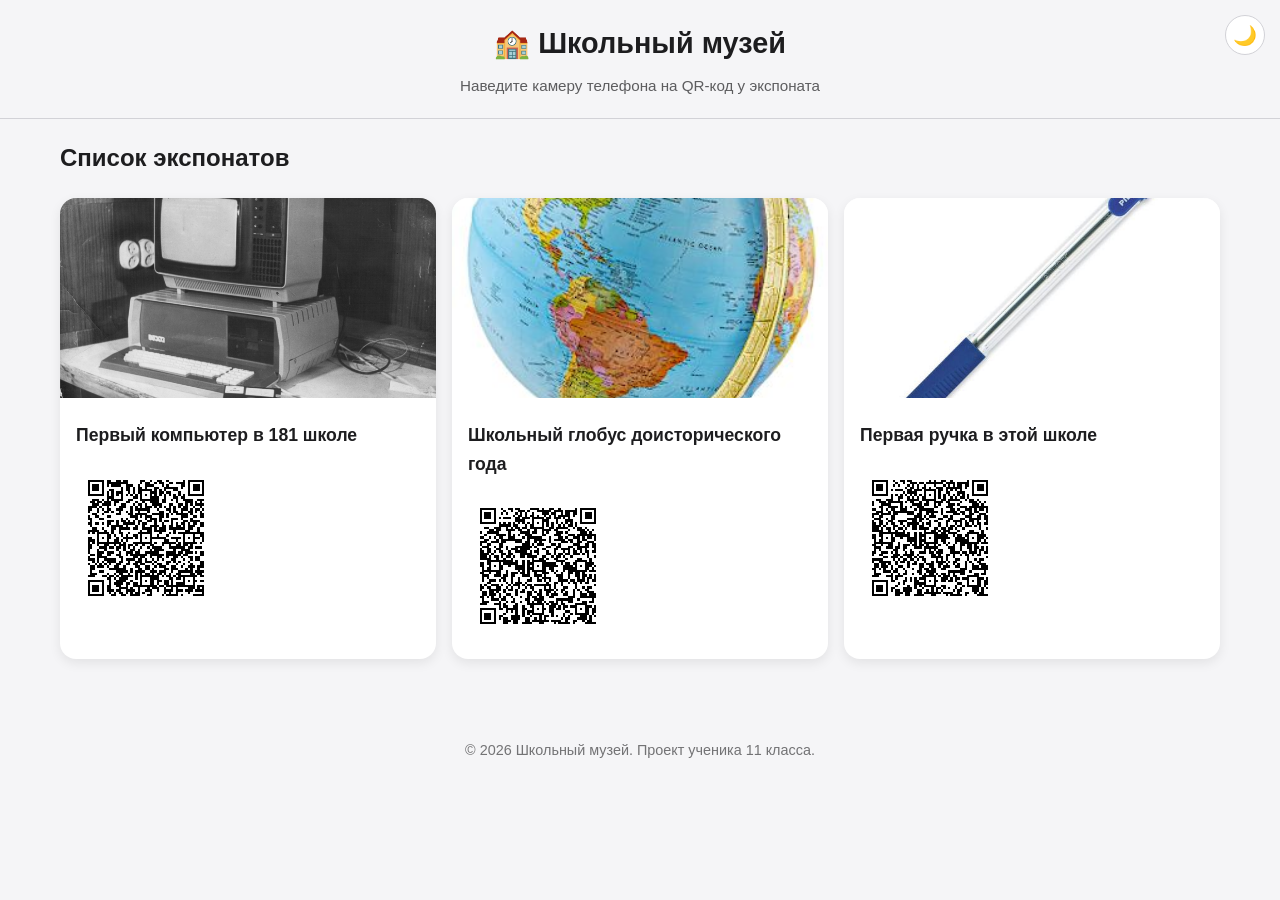
<file: index.html>
<!--Главная страница-->
<!--Базовый шаблон-->
<!DOCTYPE html>
<html lang="ru">
<head>
    <meta charset="UTF-8">
    <meta name="viewport" content="width=device-width, initial-scale=1.0">
    <title>Список экспонатов</title>
    <link rel="stylesheet" href="style.css">
</head>
<body>
    <header>
        
<h1>🏫 Школьный музей</h1>
<p class="subtitle">Наведите камеру телефона на QR-код у экспоната</p>

        <button id="theme-toggle" class="theme-btn">🌙</button>
    </header>
    <main>
<h2>Список экспонатов</h2>
<div class="exhibits-grid">
    
    <a href="exhibit_1.html" class="exhibit-card">
        <img src="images/exp1.jpg" alt="Первый компьютер в 181 школе"
             onerror="this.src='https://via.placeholder.com/400x200?text=Нет+фото'">
        <div class="card-body">
            <h3>Первый компьютер в 181 школе</h3>
            <img src="qr/exp_1.png" alt="QR код" class="qr-mini">
        </div>
    </a>
    
    <a href="exhibit_2.html" class="exhibit-card">
        <img src="images/exp2.jpg" alt="Школьный глобус доисторического года"
             onerror="this.src='https://via.placeholder.com/400x200?text=Нет+фото'">
        <div class="card-body">
            <h3>Школьный глобус доисторического года</h3>
            <img src="qr/exp_2.png" alt="QR код" class="qr-mini">
        </div>
    </a>
    
    <a href="exhibit_3.html" class="exhibit-card">
        <img src="images/exp3.jpg" alt="Первая ручка в этой школе"
             onerror="this.src='https://via.placeholder.com/400x200?text=Нет+фото'">
        <div class="card-body">
            <h3>Первая ручка в этой школе</h3>
            <img src="qr/exp_3.png" alt="QR код" class="qr-mini">
        </div>
    </a>
    
</div>
</main>
    <footer><p>© 2026 Школьный музей. Проект ученика 11 класса.</p></footer>
    <script src="script.js"></script>
</body>
</html>
</file>
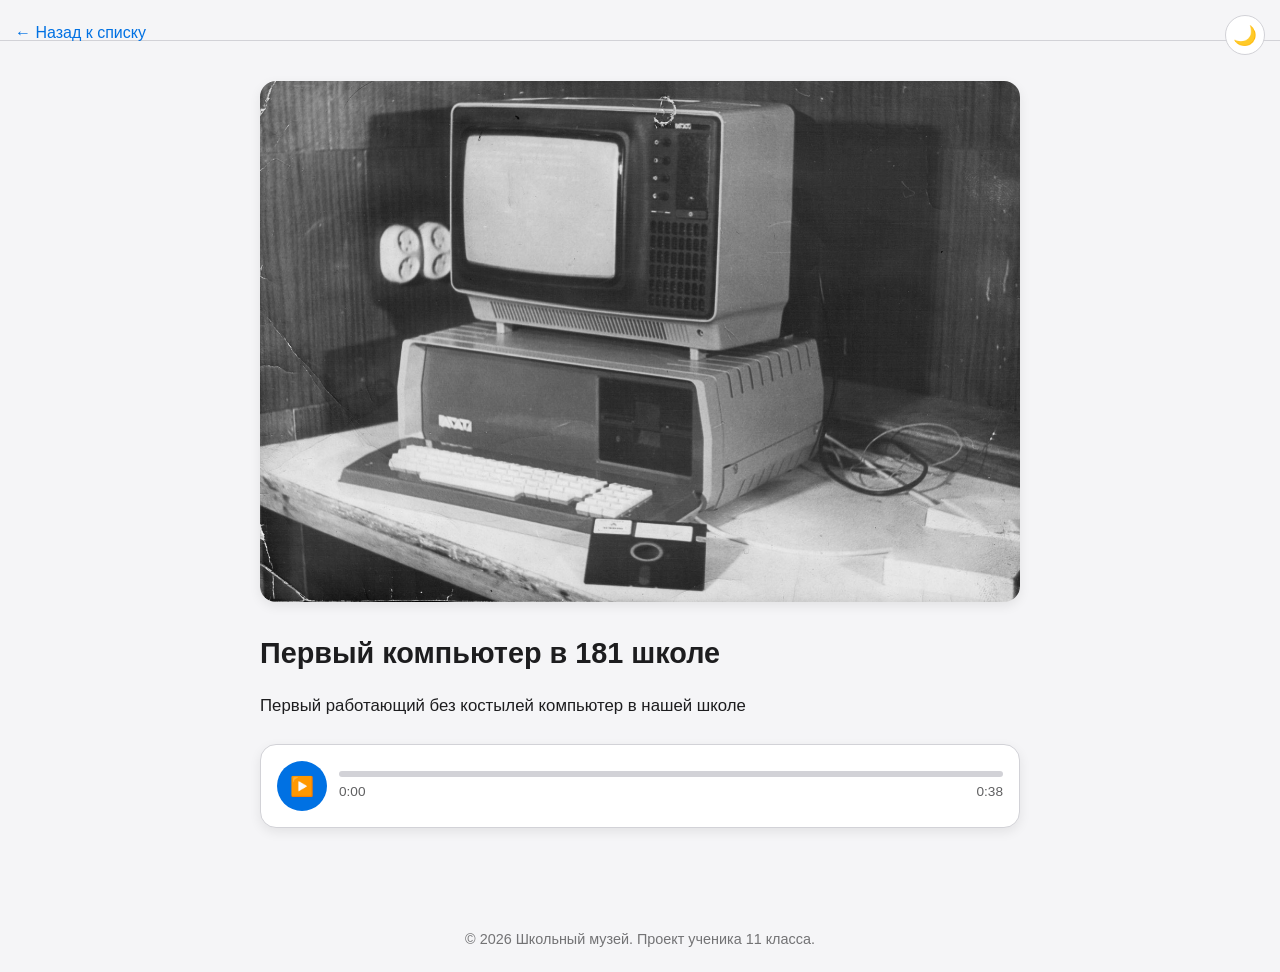
<file: exhibit_1.html>
<!--Страница для экспоната-->
<!--Базовый шаблон-->
<!DOCTYPE html>
<html lang="ru">
<head>
    <meta charset="UTF-8">
    <meta name="viewport" content="width=device-width, initial-scale=1.0">
    <title>Первый компьютер в 181 школе</title>
    <link rel="stylesheet" href="style.css">
</head>
<body>
    <header>
        
<a href="index.html" class="back-btn">← Назад к списку</a>

        <button id="theme-toggle" class="theme-btn">🌙</button>
    </header>
    <main>
<div class="exhibit-page">
    <img src="images/exp1.jpg" class="exhibit-image">
    <h1 class="exhibit-title">Первый компьютер в 181 школе</h1>
    <p class="exhibit-description">Первый работающий без костылей компьютер в нашей школе</p>
    <div class="audio-player">
        <div class="player-controls">
            <button class="play-btn" id="play-btn">▶️</button>
            <div class="progress-container">
                <div class="progress-bar" id="progress-bar">
                    <div class="progress-fill" id="progress-fill"></div>
                </div>
                <div class="time-display">
                    <span id="current-time">0:00</span>
                    <span id="duration">0:00</span>
                </div>
            </div>
        </div>
    </div>
    <audio id="audio" src="audio/exp1.mp3" preload="metadata"></audio>
</div>
</main>
    <footer><p>© 2026 Школьный музей. Проект ученика 11 класса.</p></footer>
    <script src="script.js"></script>
</body>
</html>
</file>
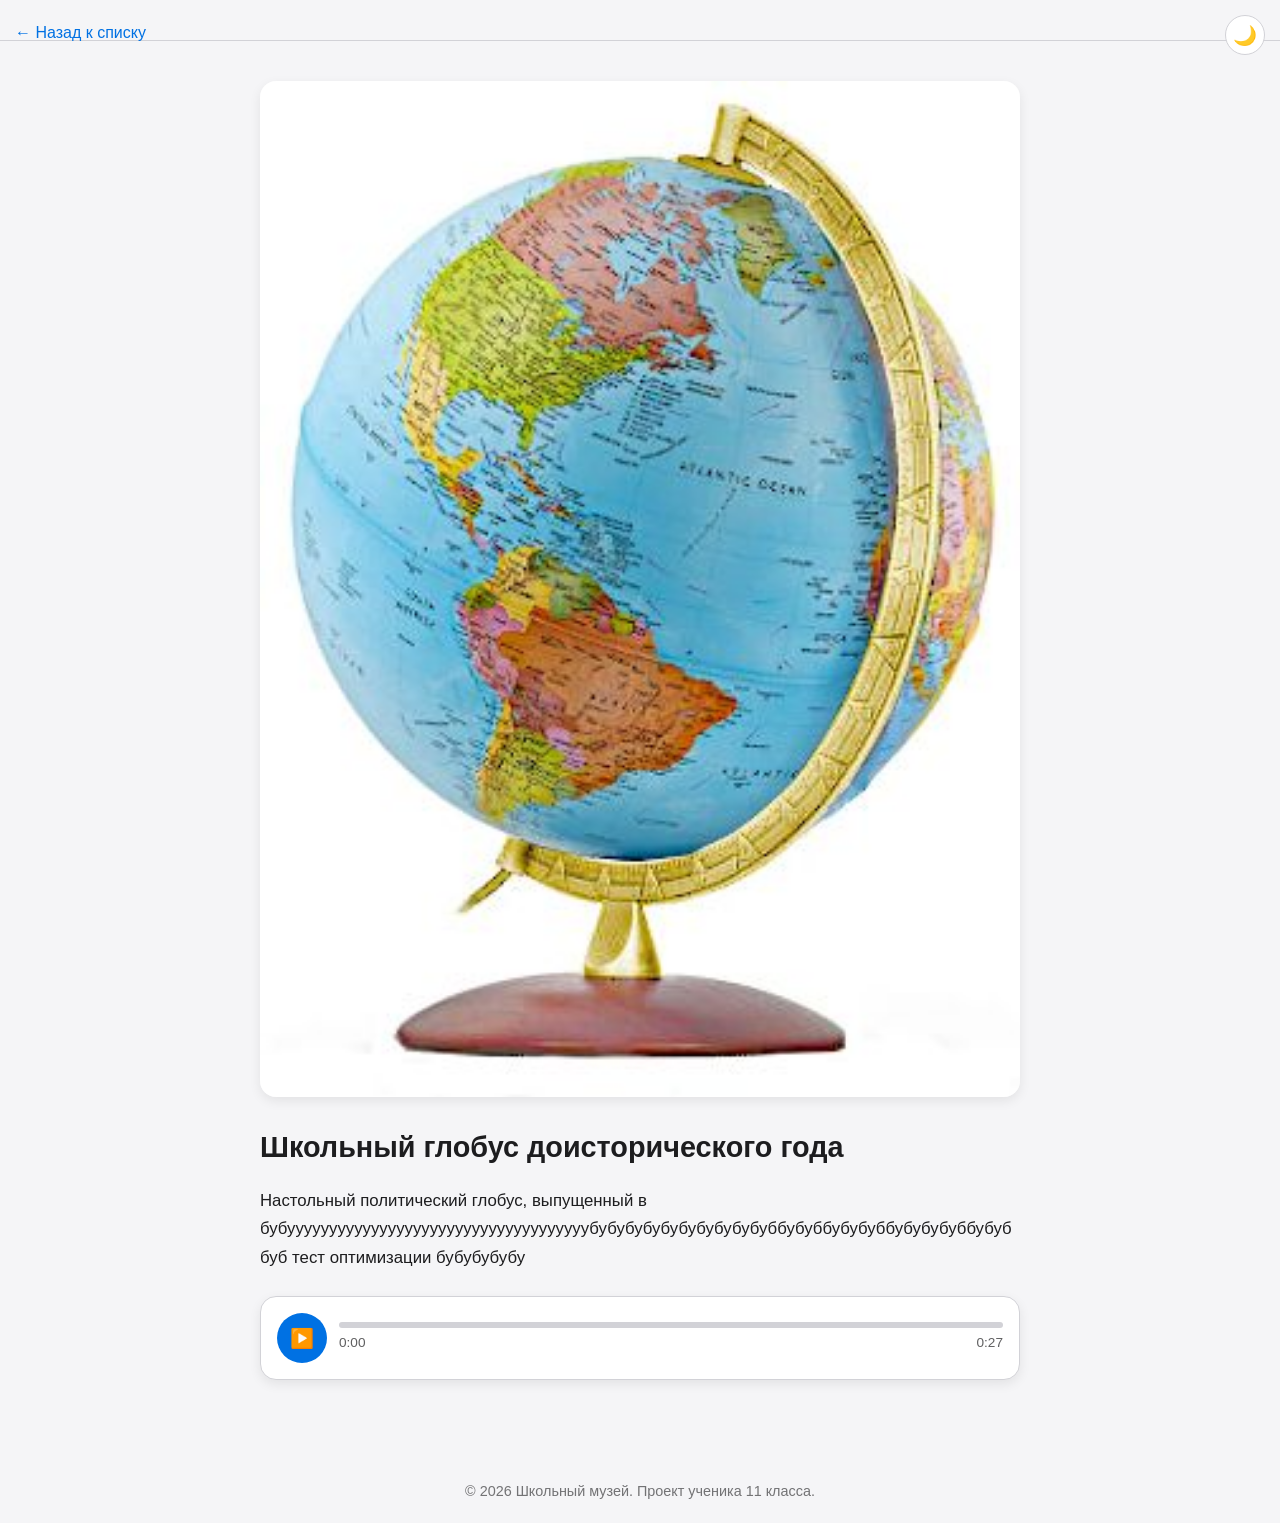
<file: exhibit_2.html>
<!--Страница для экспоната-->
<!--Базовый шаблон-->
<!DOCTYPE html>
<html lang="ru">
<head>
    <meta charset="UTF-8">
    <meta name="viewport" content="width=device-width, initial-scale=1.0">
    <title>Школьный глобус доисторического года</title>
    <link rel="stylesheet" href="style.css">
</head>
<body>
    <header>
        
<a href="index.html" class="back-btn">← Назад к списку</a>

        <button id="theme-toggle" class="theme-btn">🌙</button>
    </header>
    <main>
<div class="exhibit-page">
    <img src="images/exp2.jpg" class="exhibit-image">
    <h1 class="exhibit-title">Школьный глобус доисторического года</h1>
    <p class="exhibit-description">Настольный политический глобус, выпущенный в бубуууууууууууууууууууууууууууууууууууубубубубубубубубубубуббубуббубубуббубубубуббубуббуб тест оптимизации бубубубубу</p>
    <div class="audio-player">
        <div class="player-controls">
            <button class="play-btn" id="play-btn">▶️</button>
            <div class="progress-container">
                <div class="progress-bar" id="progress-bar">
                    <div class="progress-fill" id="progress-fill"></div>
                </div>
                <div class="time-display">
                    <span id="current-time">0:00</span>
                    <span id="duration">0:00</span>
                </div>
            </div>
        </div>
    </div>
    <audio id="audio" src="audio/exp2.mp3" preload="metadata"></audio>
</div>
</main>
    <footer><p>© 2026 Школьный музей. Проект ученика 11 класса.</p></footer>
    <script src="script.js"></script>
</body>
</html>
</file>
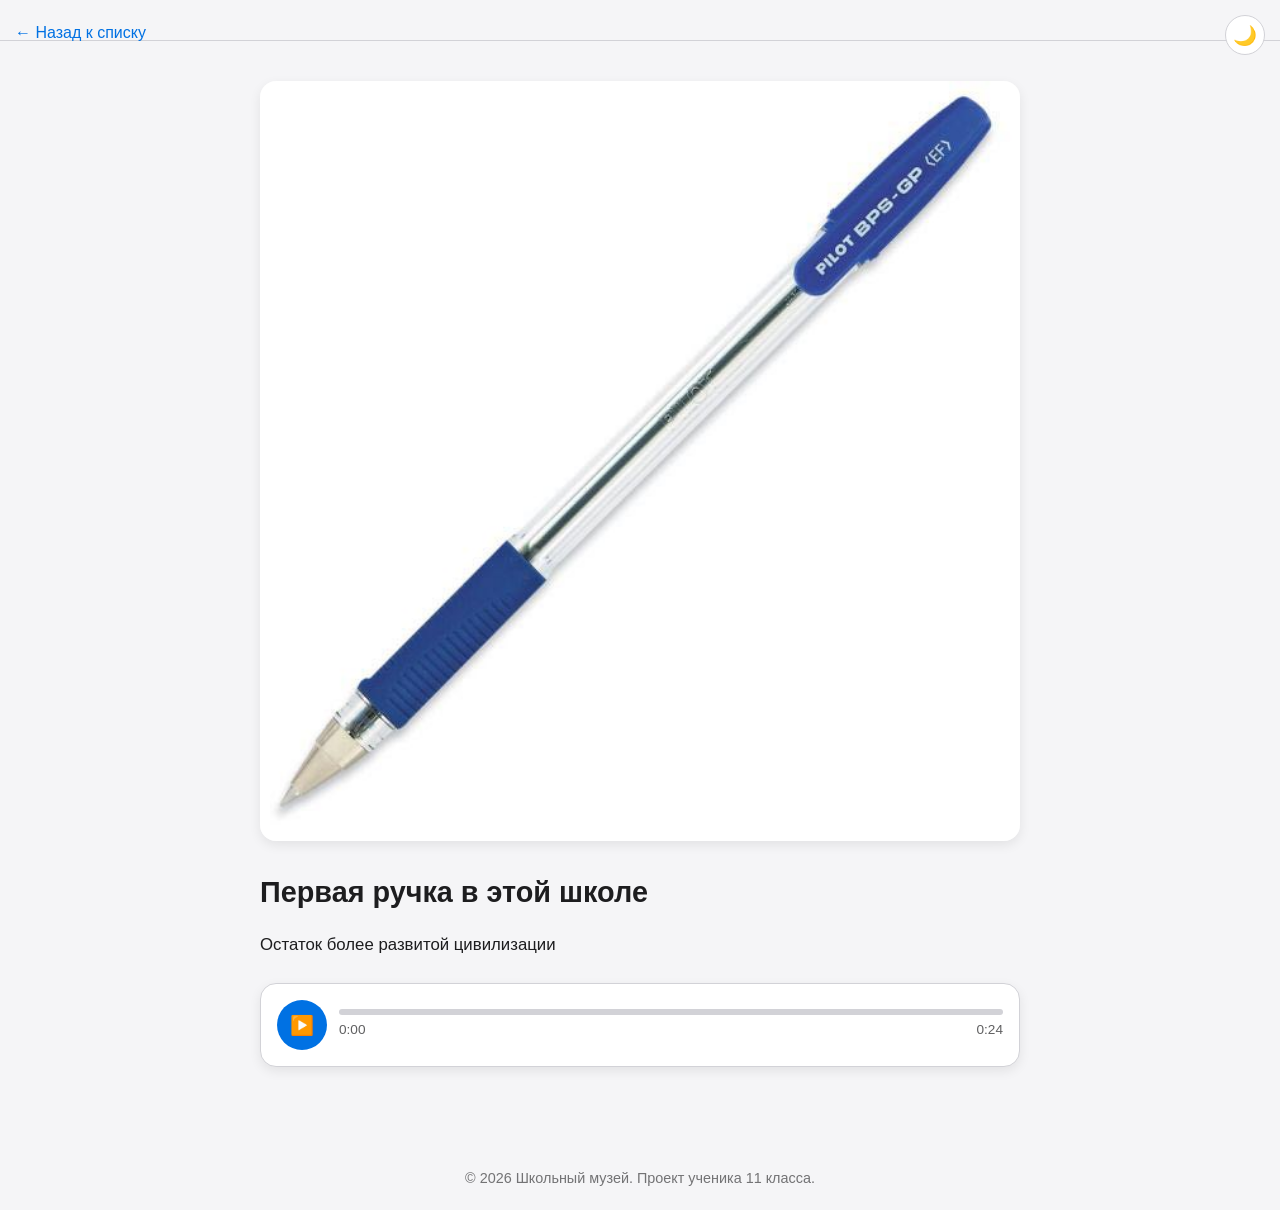
<file: exhibit_3.html>
<!--Страница для экспоната-->
<!--Базовый шаблон-->
<!DOCTYPE html>
<html lang="ru">
<head>
    <meta charset="UTF-8">
    <meta name="viewport" content="width=device-width, initial-scale=1.0">
    <title>Первая ручка в этой школе</title>
    <link rel="stylesheet" href="style.css">
</head>
<body>
    <header>
        
<a href="index.html" class="back-btn">← Назад к списку</a>

        <button id="theme-toggle" class="theme-btn">🌙</button>
    </header>
    <main>
<div class="exhibit-page">
    <img src="images/exp3.jpg" class="exhibit-image">
    <h1 class="exhibit-title">Первая ручка в этой школе</h1>
    <p class="exhibit-description">Остаток более развитой цивилизации</p>
    <div class="audio-player">
        <div class="player-controls">
            <button class="play-btn" id="play-btn">▶️</button>
            <div class="progress-container">
                <div class="progress-bar" id="progress-bar">
                    <div class="progress-fill" id="progress-fill"></div>
                </div>
                <div class="time-display">
                    <span id="current-time">0:00</span>
                    <span id="duration">0:00</span>
                </div>
            </div>
        </div>
    </div>
    <audio id="audio" src="audio/exp3.mp3" preload="metadata"></audio>
</div>
</main>
    <footer><p>© 2026 Школьный музей. Проект ученика 11 класса.</p></footer>
    <script src="script.js"></script>
</body>
</html>
</file>
<file: style.css>
:root {
    --bg: #f5f5f7;
    --text: #1d1d1f;
    --card-bg: #ffffff;
    --accent: #0071e3;
    --border: #d2d2d7;
    --shadow: 0 4px 12px rgba(0, 0, 0, 0.08);
}

body.dark {
    --bg: #1d1d1f;
    --text: #f5f5f7;
    --card-bg: #2d2d2f;
    --accent: #2997ff;
    --border: #424245;
    --shadow: 0 4px 12px rgba(0, 0, 0, 0.4);
}

* {
    margin: 0;
    padding: 0;
    box-sizing: border-box;
}

body {
    font-family: -apple-system, BlinkMacSystemFont, "Segoe UI", Roboto, sans-serif;
    background: var(--bg);
    color: var(--text);
    line-height: 1.6;
    transition: background 0.3s, color 0.3s;
}

header {
    padding: 20px;
    text-align: center;
    border-bottom: 1px solid var(--border);
    position: relative;
}

header h1 {
    font-size: 1.8rem;
    margin-bottom: 8px;
}

.subtitle {
    opacity: 0.7;
    font-size: 0.95rem;
}

.theme-btn {
    position: absolute;
    top: 15px;
    right: 15px;
    background: var(--card-bg);
    border: 1px solid var(--border);
    width: 40px;
    height: 40px;
    border-radius: 50%;
    font-size: 1.2rem;
    cursor: pointer;
}

.back-btn {
    position: absolute;
    top: 20px;
    left: 15px;
    color: var(--accent);
    text-decoration: none;
    font-weight: 500;
}

main {
    padding: 20px;
    max-width: 1200px;
    margin: 0 auto;
}

main h2 {
    margin-bottom: 20px;
    font-size: 1.5rem;
}

.exhibits-grid {
    display: grid;
    grid-template-columns: 1fr;
    gap: 16px;
}

@media (min-width: 600px) {
    .exhibits-grid {
        grid-template-columns: repeat(2, 1fr);
    }
}

@media (min-width: 900px) {
    .exhibits-grid {
        grid-template-columns: repeat(3, 1fr);
    }
}

.exhibit-card {
    background: var(--card-bg);
    border-radius: 16px;
    overflow: hidden;
    box-shadow: var(--shadow);
    text-decoration: none;
    color: var(--text);
    transition: transform 0.2s;
}

.exhibit-card:hover {
    transform: translateY(-4px);
}

.exhibit-card img {
    width: 100%;
    height: 200px;
    object-fit: cover;
    background: var(--border);
}

.exhibit-card .card-body {
    padding: 16px;
}

.exhibit-card h3 {
    font-size: 1.1rem;
    margin-bottom: 8px;
}

.exhibit-card .qr-mini {
    width: 140px;
    height: 140px;
    margin: 10px auto 0;
    background: white;
    padding: 2px;
    border-radius: 4px;
    image-rendering: -moz-crisp-edges;
    image-rendering: -webkit-optimize-contrast;
    image-rendering: crisp-edges;
    image-rendering: pixelated;
}

.exhibit-page {
    max-width: 800px;
    margin: 0 auto;
    padding: 20px;
}

.exhibit-image {
    width: 100%;
    border-radius: 16px;
    margin-bottom: 20px;
    box-shadow: var(--shadow);
}

.exhibit-title {
    font-size: 1.8rem;
    margin-bottom: 16px;
}

.exhibit-description {
    font-size: 1.05rem;
    margin-bottom: 24px;
    line-height: 1.7;
    word-wrap: break-word;
    overflow-wrap: break-word;
    word-break: break-word;
    hyphens: auto;
    max-width: 100%;
}

.audio-player {
    background: var(--card-bg);
    border: 1px solid var(--border);
    border-radius: 16px;
    padding: 16px;
    box-shadow: var(--shadow);
}

.player-controls {
    display: flex;
    align-items: center;
    gap: 12px;
}

.play-btn {
    background: var(--accent);
    color: white;
    border: none;
    width: 50px;
    height: 50px;
    border-radius: 50%;
    font-size: 1.2rem;
    cursor: pointer;
    flex-shrink: 0;
    transition: transform 0.1s;
}

.play-btn:active {
    transform: scale(0.95);
}

.progress-container {
    flex: 1;
    display: flex;
    flex-direction: column;
    gap: 4px;
}

.progress-bar {
    width: 100%;
    height: 6px;
    background: var(--border);
    border-radius: 3px;
    cursor: pointer;
    position: relative;
    overflow: hidden;
}

.progress-fill {
    height: 100%;
    background: var(--accent);
    width: 0%;
    border-radius: 3px;
    transition: width 0.1s linear;
}

.time-display {
    display: flex;
    justify-content: space-between;
    font-size: 0.85rem;
    opacity: 0.7;
}

footer {
    text-align: center;
    padding: 20px;
    opacity: 0.6;
    font-size: 0.9rem;
    margin-top: 40px;
}
/* Скрытие стандартного плеера браузера ( из за импорта плеера он по дефолту показывает старт а не кастом кнопку, мне лень удалять ее так что просто вот эту тему добавляю */
audio {
    display: none !important;
}
</file>
